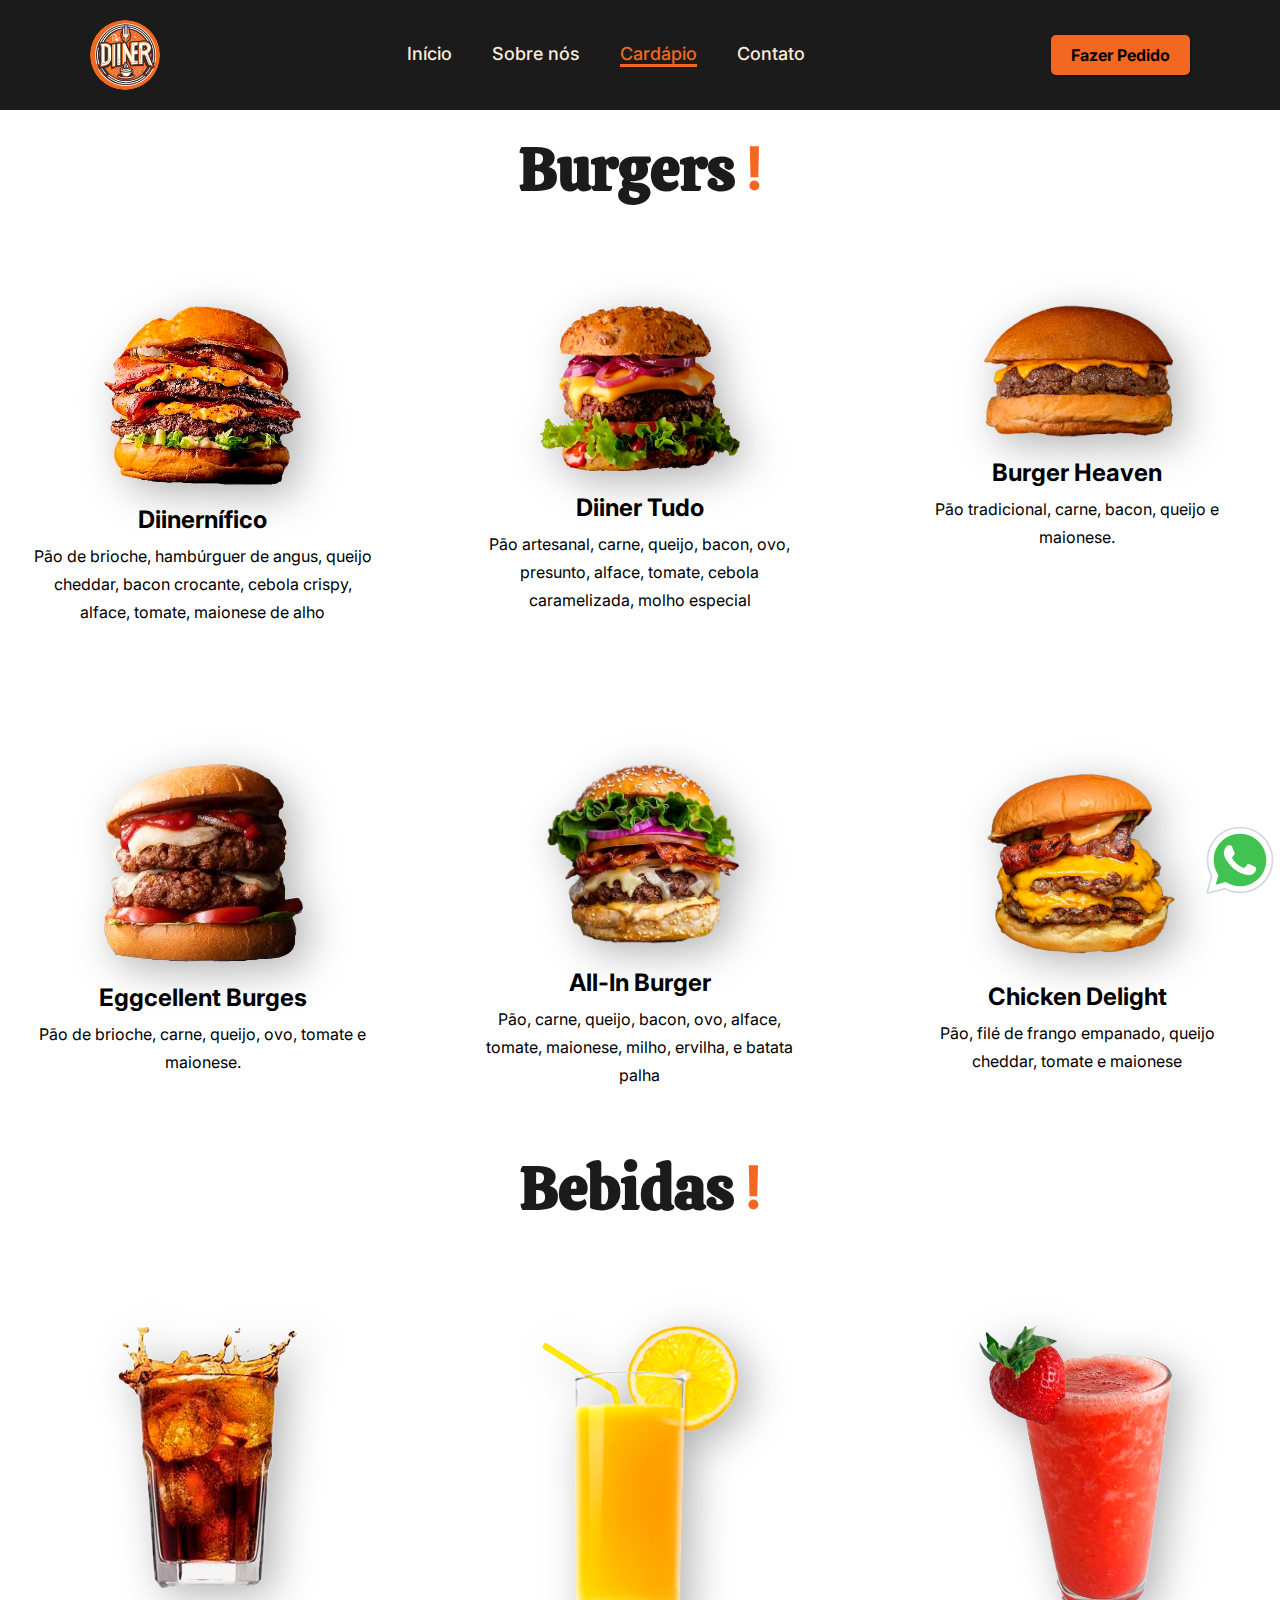
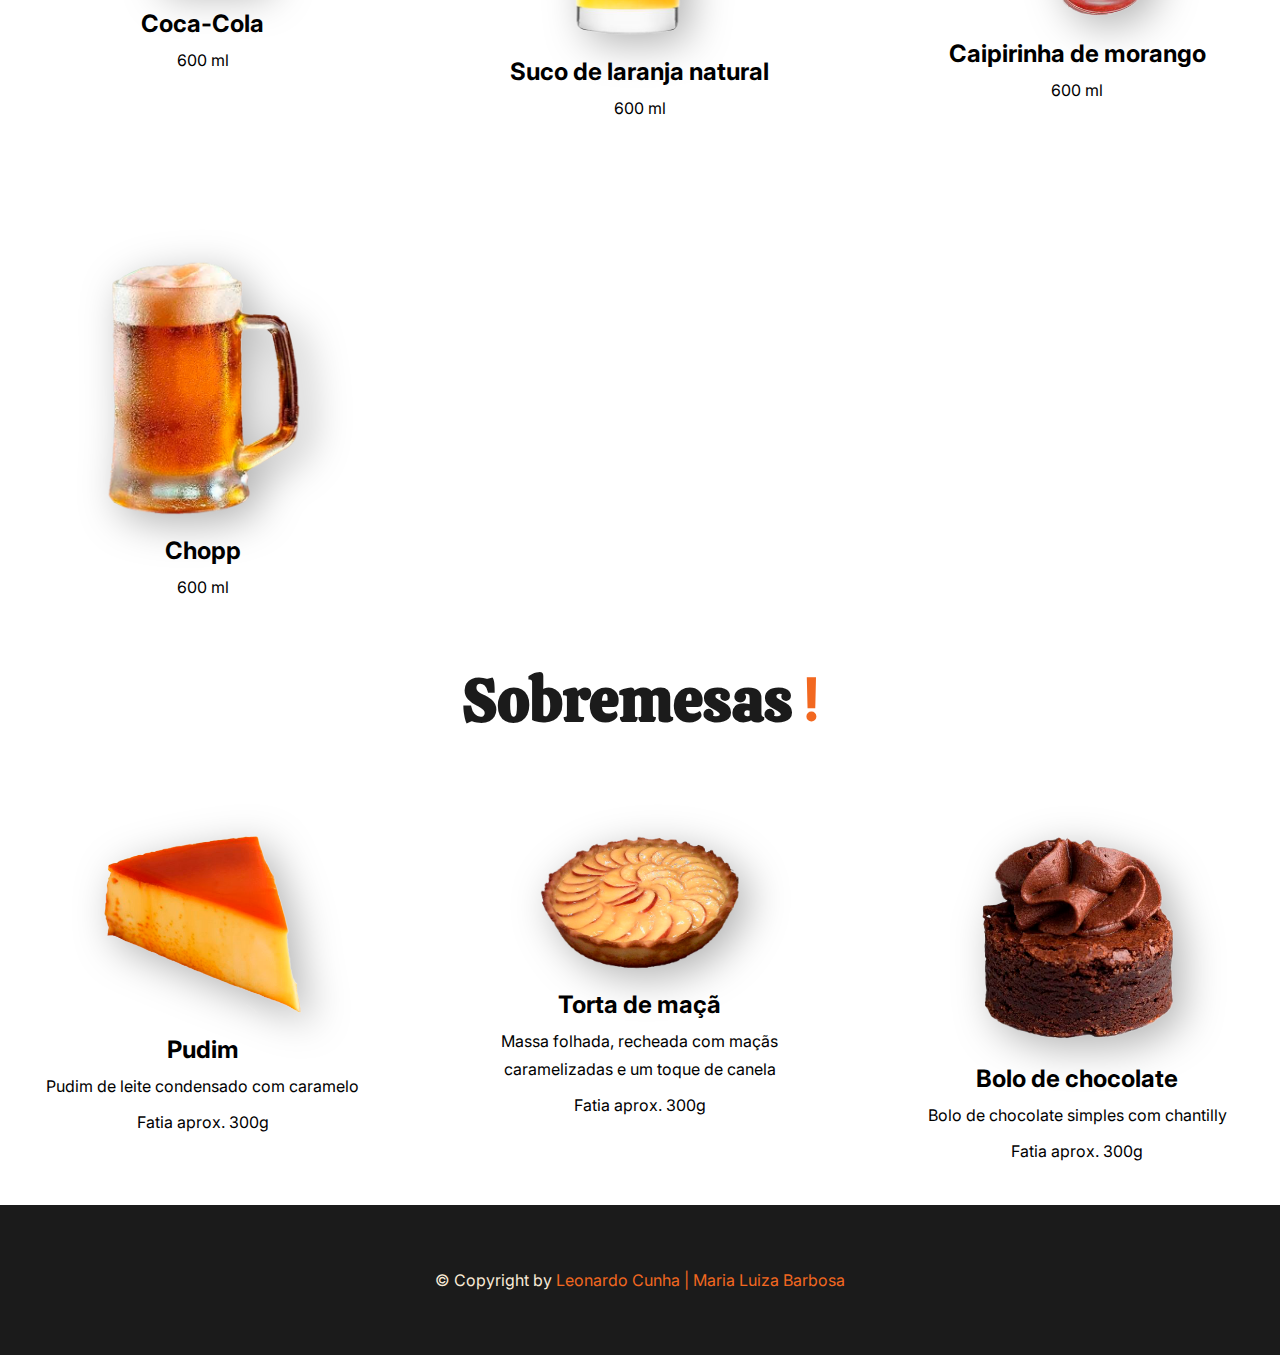
<file: cardapio.html>
<!DOCTYPE html>
<html lang="en">
  <head>
    <meta charset="UTF-8" />
    <meta name="viewport" content="width=device-width, initial-scale=1.0" />
    <title>Diiner's Burgers</title>
    <link rel="icon" href="./images/logos/logo_diner.png" type="img/jpg" />
    <link rel="stylesheet" href="./css/style.css" />
    <link rel="stylesheet" href="./css/cardapio.css" />
  </head>
  <body>
    <section class="menu-principal">
      <div class="menu container">
        <img src="./images/logos/logo_diner.png" alt="logo" />

        <nav>
          <ul class="menu-info">
            <li><a href="index.html" class="menu-item">Início</a></li>
            <li><a href="sobre.html" class="menu-item">Sobre nós</a></li>
            <li><a href="cardapio.html" class="menu-item">Cardápio</a></li>
            <li><a href="contato.html" class="menu-item">Contato</a></li>
          </ul>
        </nav>

        <a href="fazerpedido.html">
          <button class="button">Fazer Pedido</button>
        </a>

        <div class="mobile-menu-icon">
          <button class="mobile-menu-icon-button">
            <img src="./images/icons/menu.svg" alt="" class="icon" />
          </button>
        </div>
      </div>

      <div class="mobile-menu">
        <div class="mobile-menu-close">
          <button class="mobile-menu-close-btn">X</button>
        </div>
        <ul class="menu-info">
          <li><a href="index.html" class="menu-item">Início</a></li>
          <li><a href="sobre.html" class="menu-item">Sobre nós</a></li>
          <li><a href="cardapio.html" class="menu-item">Cardápio</a></li>
          <li><a href="contato.html" class="menu-item">Contato</a></li>
        </ul>

        <a class="fazer-pedido-mobile" href="fazerpedido.html">
          <button class="button">Fazer Pedido</button>
        </a>
      </div>
    </section>

    <div class="overlay hidden"></div>

    <section class="cardapio">
      <div class="area-sabores">
        <h1 class="burgers-h1 h1">
          Burgers <span class="exclamacao-decoration">!</span>
        </h1> 
        <div class="burgers-area">


        <!-- PRIMEIRA LINHA DOS HAMBURGUERS -->

        <div class="special__grid">
          <div class="special__card">
            <img src="./images/burgers/Burger1.png" alt="diinernífico"/>
            <h2>Diinernífico</h2>
            <p>
              Pão de brioche, hambúrguer de angus,
              queijo cheddar, bacon crocante, cebola
              crispy, alface, tomate, maionese de alho
            </p>
            
            
          </div>
          <div class="special__card">
            <img src="./images/burgers/Burger2.png" alt="Diiner Tudo" />
            <h2>Diiner Tudo</h2>
            <p>
              Pão artesanal, carne, queijo, bacon, ovo, presunto, 
              alface, tomate, cebola caramelizada, molho especial
            </p>
            
            
          </div>

          <div class="special__card">
            <img src="./images/burgers/Burger3.png" alt="Eggcellent Burgers" />
            <h2>Burger Heaven</h2>
            <p>
              Pão tradicional, carne, bacon, queijo e maionese.
            </p>

            
          </div>
        </div>

 <!-- SEGUNDA LINHA DOS HAMBURGUERS -->


        <div class="special__grid">
          <div class="special__card">
            <img src="./images/burgers/Burger4.png" alt="diinernífico"/>
            <h2>Eggcellent Burges</h2>
            <p>
              Pão de brioche, carne, queijo, ovo, tomate e maionese.
            </p>
            
          </div>

          
          <div class="special__card">
            <img src="./images/burgers/Burger5.png" alt="Diiner Tudo" />
            <h2>All-In Burger</h2>
            <p>
              Pão, carne, queijo, bacon, ovo, alface, tomate, 
              maionese, milho, ervilha, e batata palha
            </p>
          </div>
          

          <div class="special__card">
            <img src="./images/burgers/Burger6.png" alt="Eggcellent Burgers" />
            <h2>Chicken Delight</h2>
            <p>
              Pão, filé de frango empanado, queijo cheddar, tomate e maionese
            </p>
          </div>
        </div>
      </div>



        
      <div class="area-sabores">
        <h1 class="bebidas-h1 h1">
          Bebidas <span class="exclamacao-decoration">!</span>
        </h1>

         <!-- PRIMEIRA LINHA DAS BEBIDAS -->
        
        <div class="special__grid">
          <div class="special__card">
            <img src="./images/bebidas/Bebida1.png" alt="diinernífico"/>
            <h2>Coca-Cola</h2>
            <p>
              600 ml
            </p>
          </div>

          
          <div class="special__card">
            <img src="./images/bebidas/Bebida2.png" alt="Diiner Tudo" />
            <h2>Suco de laranja natural</h2>
            <p>
             600 ml
            </p>
          </div>

          
          <div class="special__card">
            <img src="./images/bebidas/Bebida4.png" alt="Eggcellent Burgers" />
            <h2>Caipirinha de morango</h2>
            <p>
              600 ml
            </p>
          </div>
        </div>

      </div>


       <!-- SEGUNDA LINHA DAS BEBIDAS -->


       <div class="special__grid">
        <div class="special__card">
          <img src="./images/bebidas/Bebida5.png" alt="diinernífico"/>
          <h2>Chopp</h2>
          <p>
            600 ml
          </p>
        </div>
       </div>
    </div>


      <div class="area-sabores">
        <h1 class="sobremesas-h1 h1">
          Sobremesas <span class="exclamacao-decoration">!</span>
        </h1>
        
        <div class="special__grid">
          <div class="special__card">
            <img src="./images/sobremesas/Sobremesa5.png" alt="diinernífico"/>
            <h2>Pudim</h2>
            <p>
              Pudim de leite condensado com caramelo
            </p>
            <p>
              Fatia aprox. 300g
            </p>

            
          </div>
          <div class="special__card">
            <img src="./images/sobremesas/Sobremesa2.png" alt="Diiner Tudo" />
            <h2>Torta de maçã</h2>
            <p>
             Massa folhada, recheada com maçãs caramelizadas e um toque de canela
            </p>
            <p>
              Fatia aprox. 300g
             </p>
          </div>

          <div class="special__card">
            <img src="./images/sobremesas/Sobremesa3.png" alt="Eggcellent Burgers" />
            <h2>Bolo de chocolate</h2>
            <p>
              Bolo de chocolate simples com chantilly
            </p>

            <p>
              Fatia aprox. 300g
             </p>
          </div>
        </div>



      </div>
    </section>

    <footer>
      <p>
        © Copyright by
        <a href="https://github.com/leonardocunha1" target="_blank">Leonardo Cunha | </a> 
        <a href="https://github.com/mluizabss" target="_blank">Maria Luiza Barbosa</a>
      </p>
    </footer>

    <a href="https://wa.me/5516999999999" target="_blank">
      <img
        class="logo-wpp"
        src="./images/icons/icons8-whatsapp.svg"
        alt=""
        srcset=""
      />
    </a>

    <script src="./js/geral.js"></script>
    <script src="./js/sabores.js"></script>
  </body>
</html>
</file>
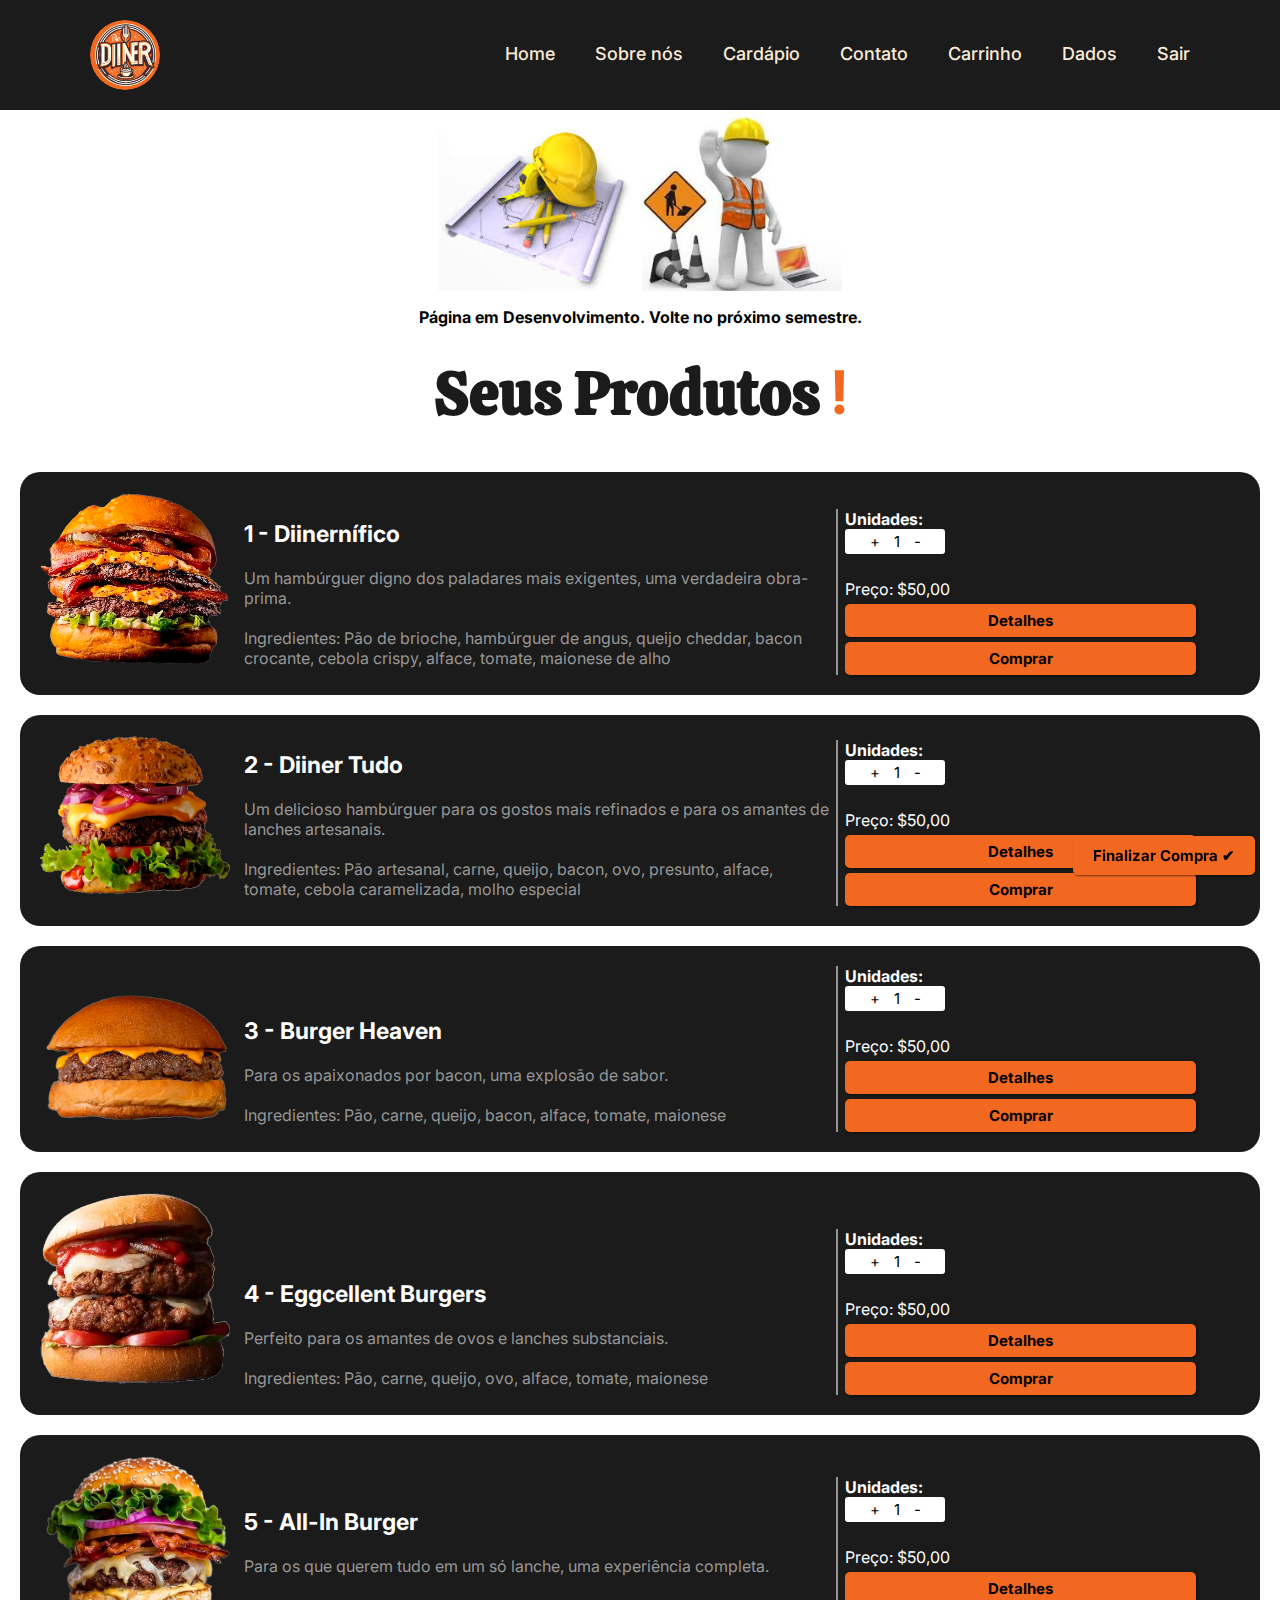
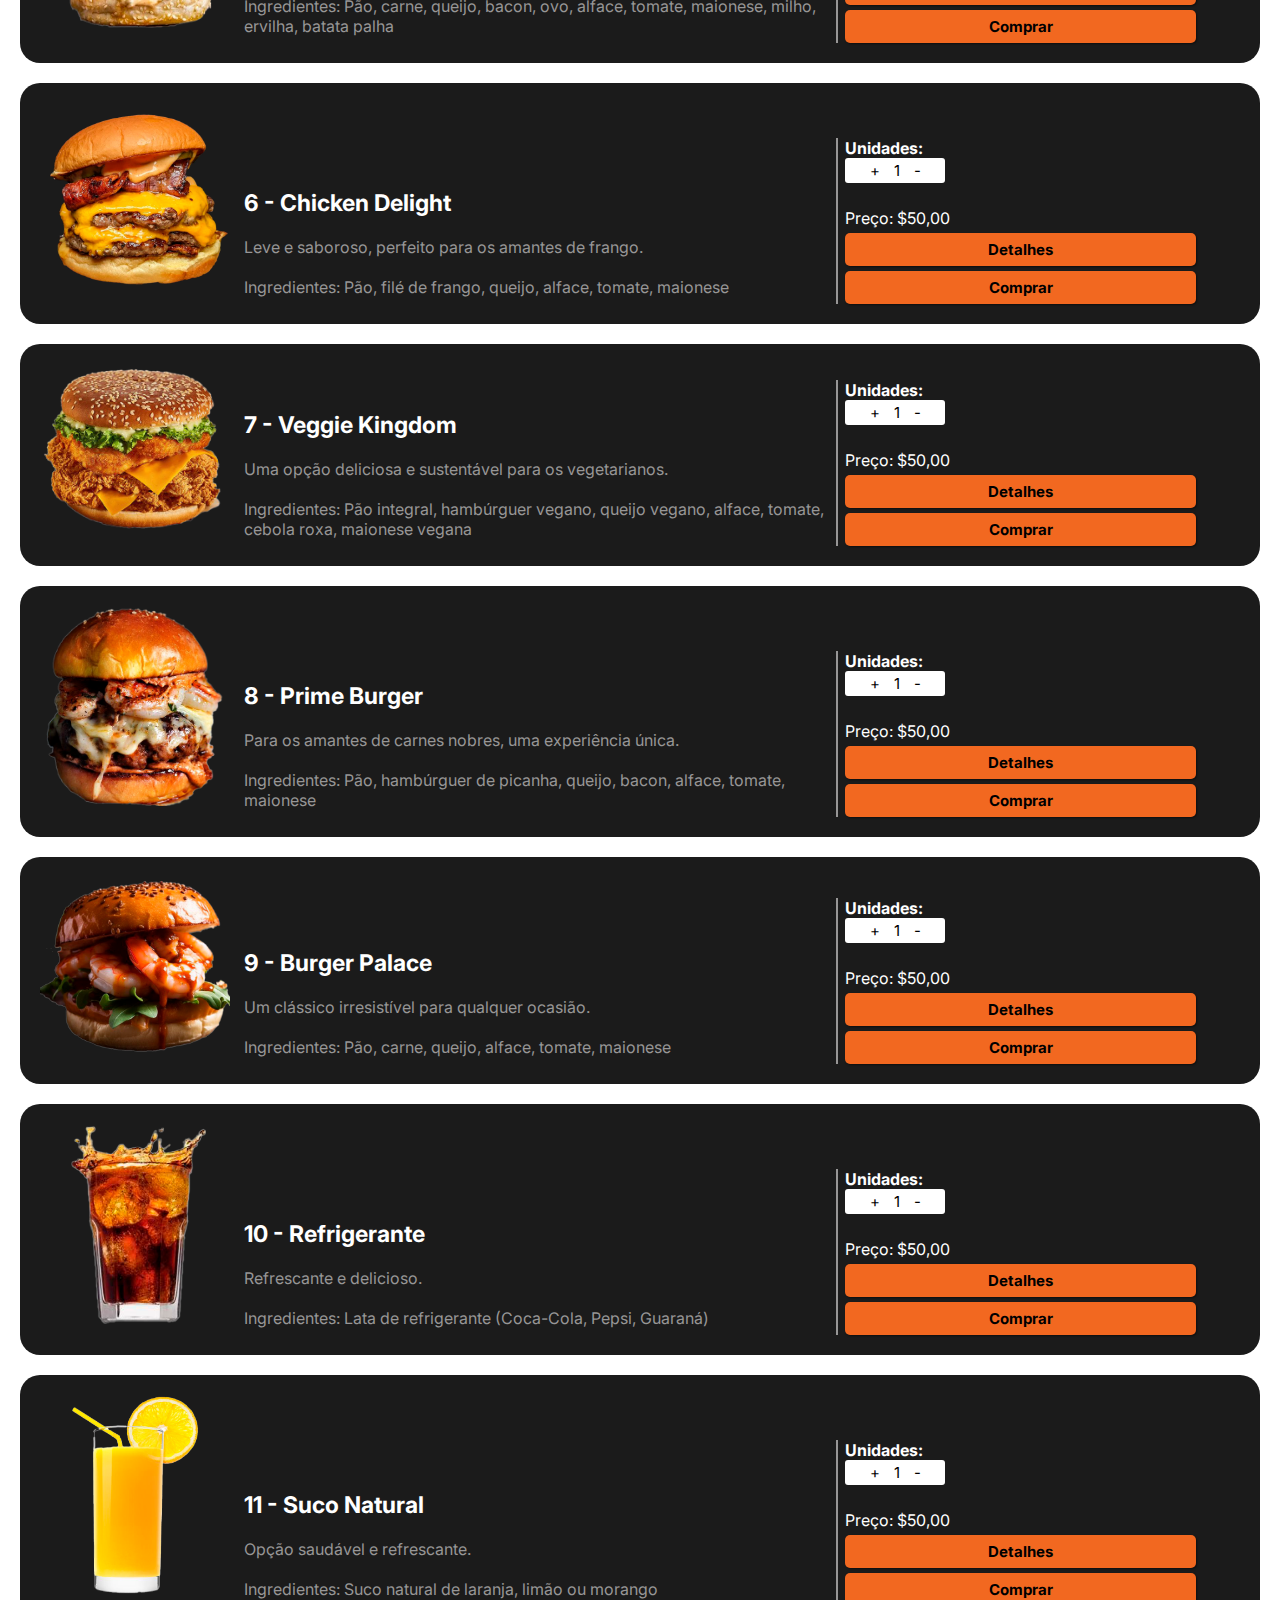
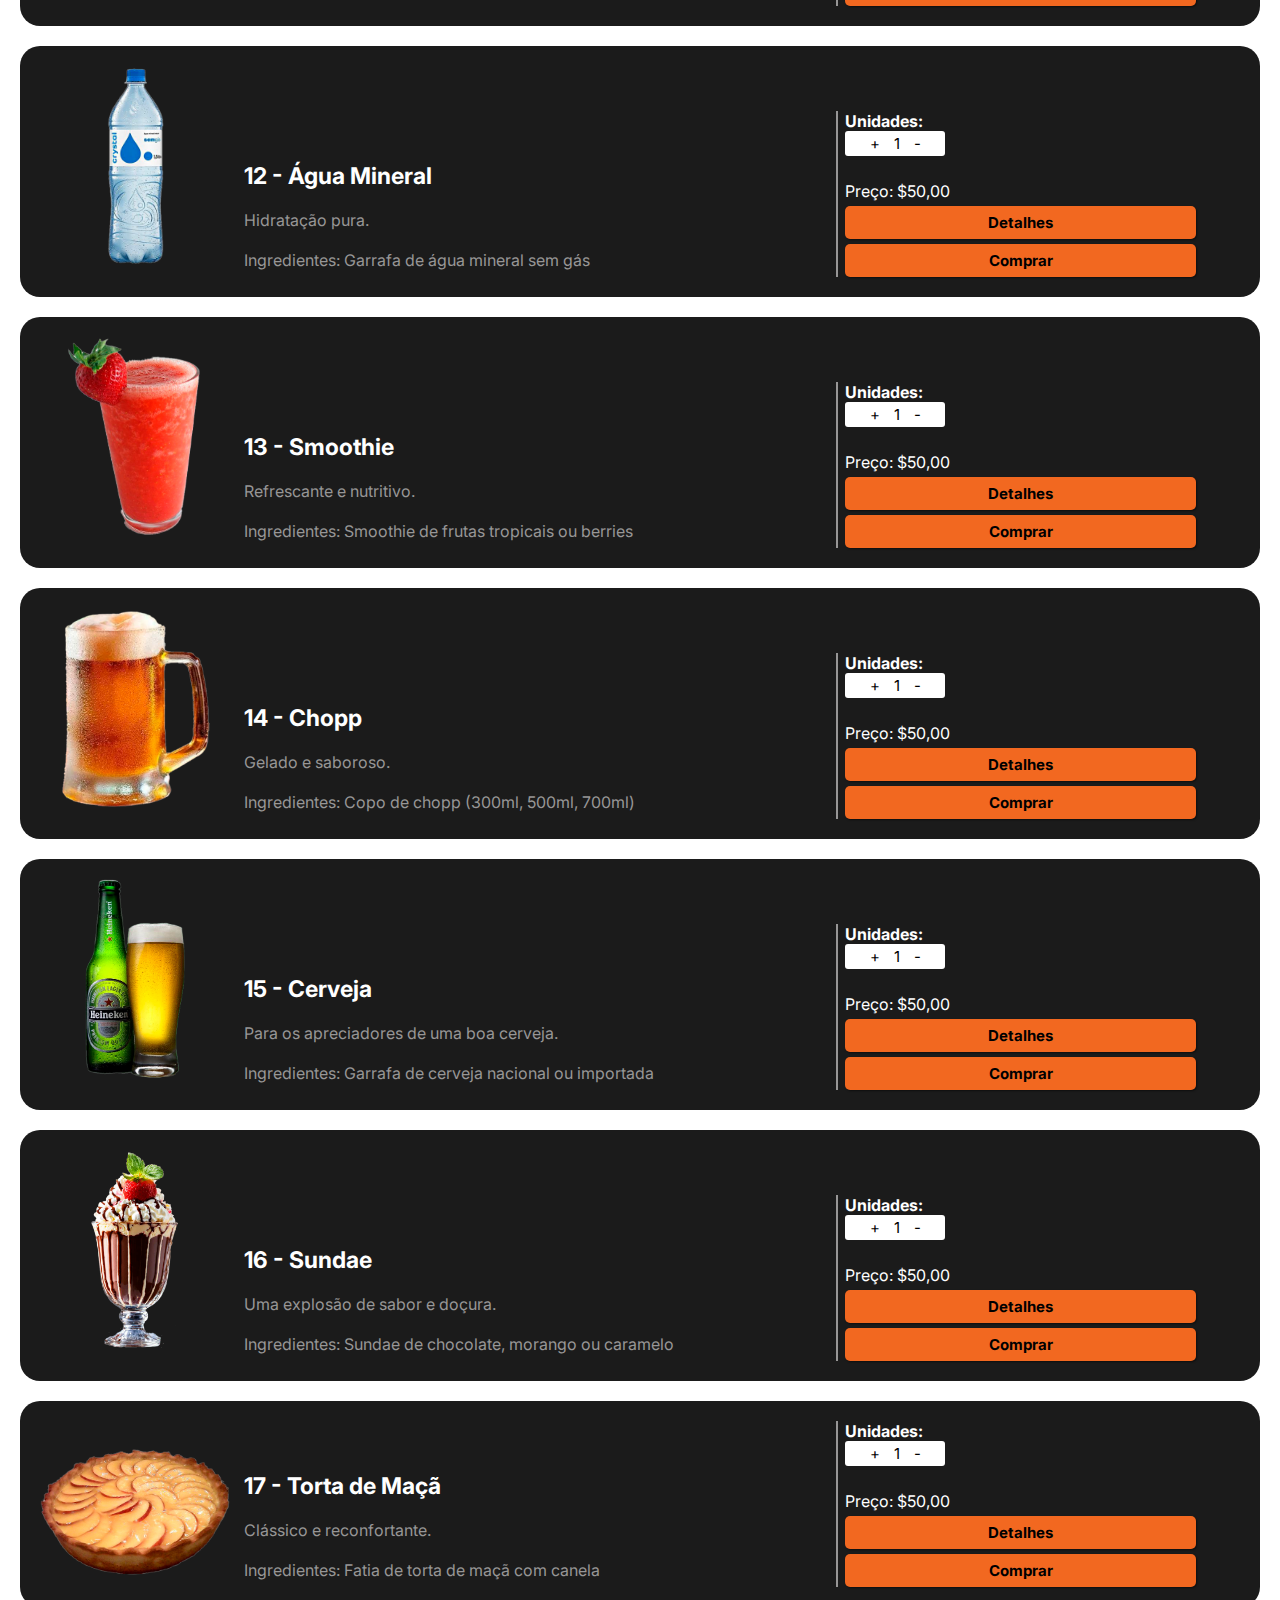
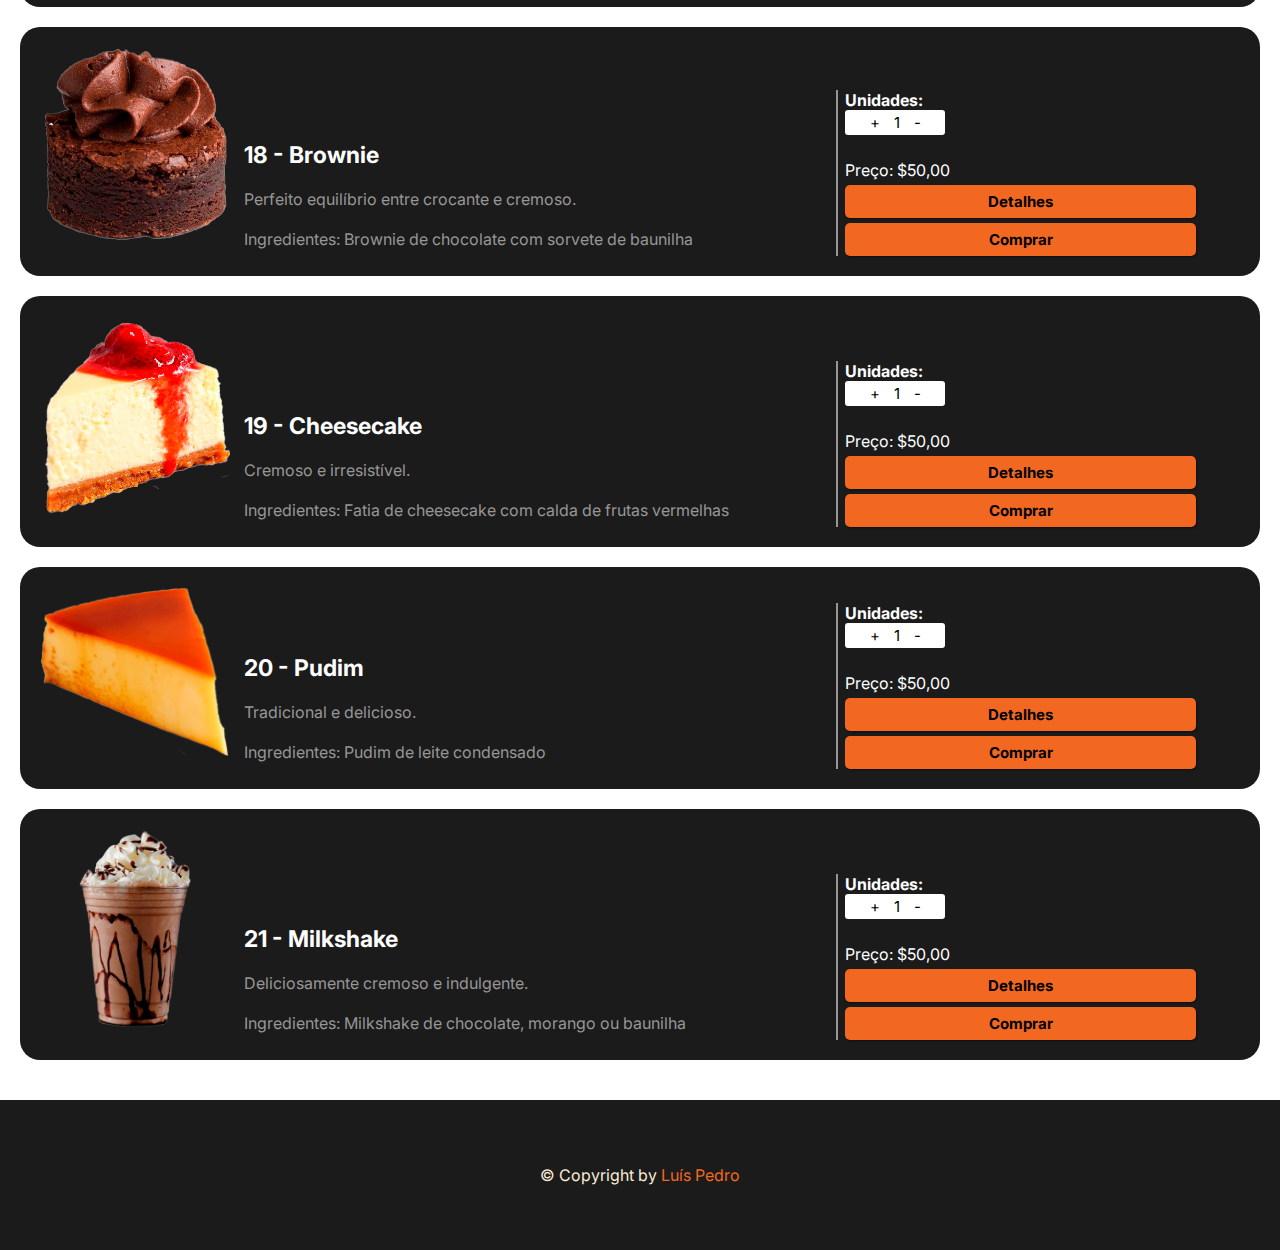
<file: carrinho.html>
<!DOCTYPE html>
<html lang="en">
  <head>
    <meta charset="UTF-8" />
    <meta name="viewport" content="width=device-width, initial-scale=1.0" />
    <title>Carrinho</title>

    <!-- Importando CSS-->
    <link rel="stylesheet" href="./css/style.css" />
    <link rel="stylesheet" href="./css/carrinho.css">

    <!-- Icone na página -->
    <link rel="icon" href="images/logos/logo_diner.png" type="image/png">

    <!-- Importando Icones para a página-->
    <link rel="stylesheet" href="https://use.fontawesome.com/releases/v5.0.8/css/all.css">
    <link rel="stylesheet" href="https://cdn.jsdelivr.net/npm/bootstrap-icons@1.10.4/font/bootstrap-icons.css">
  </head>
  <body>
    <section class="menu-principal">
      <div class="menu container">
        <img src="./images/logos/logo_diner.png" alt="logo" />

        <nav>
          <ul class="menu-info">
            <li><a href="home_cliente.html" class="menu-item">Home</a></li>
            <li><a href="sobre.html" class="menu-item">Sobre nós</a></li>
            <li><a href="cardapio.html" class="menu-item">Cardápio</a></li>
            <li><a href="contato.html" class="menu-item">Contato</a></li>
            <li><a href="carrinho.html" class="menu-item">Carrinho</a></li>
            <li><a href="dados_cliente.html" class="menu-item">Dados</a></li>
            <li><a href="login.html" class="menu-item">Sair</a></li>
          </ul>
        </nav>

        <div class="mobile-menu-icon">
          <button class="mobile-menu-icon-button">
            <img src="./images/icons/menu.svg" alt="" class="icon" />
          </button>
        </div>
      </div>

      <div class="mobile-menu">
        <div class="mobile-menu-close">
          <button class="mobile-menu-close-btn">X</button>
        </div>
        <ul class="menu-info">
          <li><a href="index.html" class="menu-item">Início</a></li>
          <li><a href="sobre.html" class="menu-item">Sobre nós</a></li>
          <li><a href="cardapio.html" class="menu-item">Cardápio</a></li>
          <li><a href="contato.html" class="menu-item">Contato</a></li>
          <li><a href="carrinho.html" class="menu-item">Carrinho</a></li>
          <li><a href="dados_cliente.html" class="menu-item">Dados</a></li>
          <li><a href="login.html" class="menu-item">Sair</a></li>
        </ul>
      </div>
    </section>

    <div style="width: 100%; text-align: center;">
      <img src="images/temporarias/construindo.jpeg" alt="Página em Desenvolvimento" style="width: 200px; height: auto;">
      <img src="images/temporarias/construindo2.jpeg" alt="Página em Desenvolvimento" style="width: 200px; height: auto;">
    </div>

    <div style="padding: 7px; width: 100%; margin-top: 5px; text-align: center;"><b>Página em Desenvolvimento. Volte no próximo semestre.</b></div>
 
    <main>
      <h1 class="produtos-h1">Seus Produtos <span class="exclamacao-decoration">!</span></h1>
      <div class="produtoscarrinho-area">
        
      </div>
    </main>
    
    <div class="botoes-modal">Finalizar Compra ✔</div>
    <footer>
      <p>© Copyright by <a href="https://github.com/luis-pedro-dutra-carrocini?tab=repositories" target="_blank" >Luís Pedro</a>
      </p>
    </footer>
    <script src="./js/geral.js"></script>
    <script src="./js/sabores.js"></script>
    <script src="./js/carrinho.js"></script>
  </body>
</html>
</file>
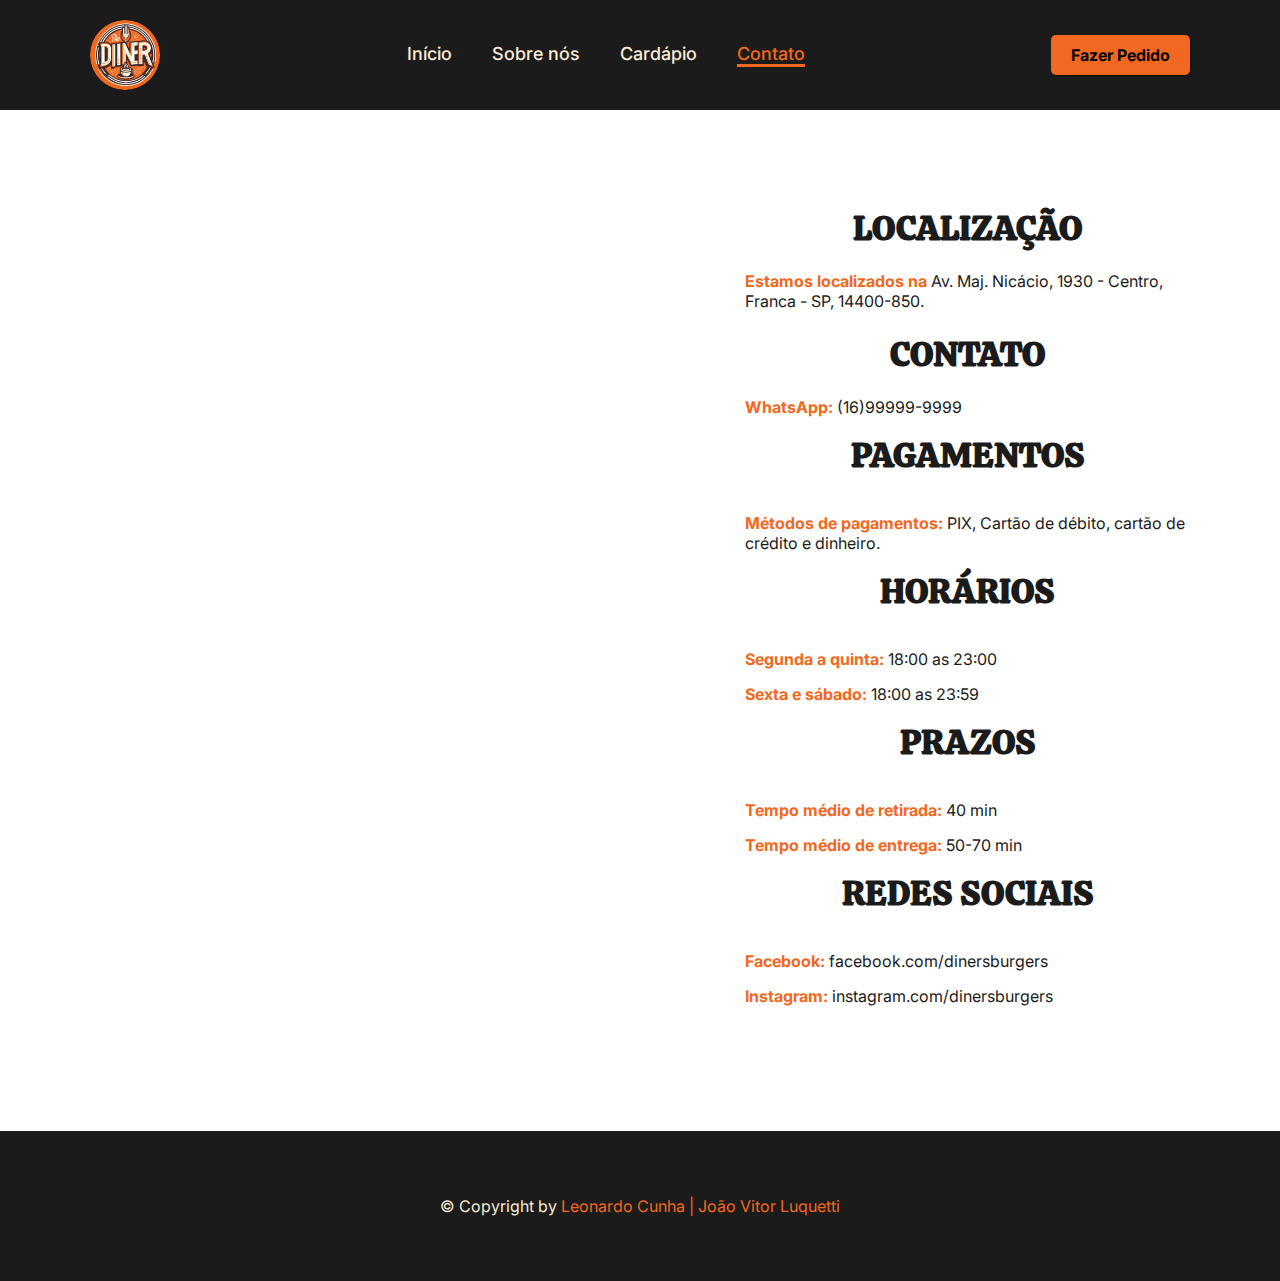
<file: contato.html>
<!DOCTYPE html>
<html lang="en">
  <head>
    <meta charset="UTF-8" />
    <meta name="viewport" content="width=device-width, initial-scale=1.0" />
    <title>Diiner's Burgers</title>
    <link rel="icon" href="./images/logos/logo_diner.png" type="img/jpg" />
    <link rel="stylesheet" href="css/style.css"/>
    <link rel="stylesheet" href="css/contato.css"/>
  </head>
  <body>
    <section class="menu-principal">
      <div class="menu container">
        <img src="./images/logos/logo_diner.png" alt="logo" />

        <nav>
          <ul class="menu-info">
            <li><a href="index.html" class="menu-item">Início</a></li>
            <li><a href="sobre.html" class="menu-item">Sobre nós</a></li>
            <li><a href="cardapio.html" class="menu-item">Cardápio</a></li>
            <li><a href="contato.html" class="menu-item">Contato</a></li>
          </ul>
        </nav>

        <a href="fazerpedido.html">
          <button class="button">Fazer Pedido</button>
        </a>
        
        <div class="mobile-menu-icon">
          <button class="mobile-menu-icon-button">
            <img src="./images/icons/menu.svg" alt="" class="icon" />
          </button>
        </div>
      </div>

      <div class="mobile-menu">
        <div class="mobile-menu-close">
          <button class="mobile-menu-close-btn">X</button>
        </div>
        <ul class="menu-info">
          <li><a href="index.html" class="menu-item">Início</a></li>
          <li><a href="sobre.html" class="menu-item">Sobre nós</a></li>
          <li><a href="cardapio.html" class="menu-item">Cardápio</a></li>
          <li><a href="contato.html" class="menu-item">Contato</a></li>
        </ul>

        <a href="fazerpedido.html">
          <button class="button">Fazer Pedido</button>
        </a>
      </div>
    </section>

    <div class="overlay hidden"></div>

    <section class="contato">

      <div class="container">
        <div class="info-burger-area">
          <div class="info-burger-img-burger">
            <iframe src="https://www.google.com/maps/embed?pb=!1m18!1m12!1m3!1d934.0738954842353!2d-47.39421309802911!3d-20.535083587273117!2m3!1f0!2f0!3f0!3m2!1i1024!2i768!4f13.1!3m3!1m2!1s0x94b0a7e26c1195f5%3A0xcb88b3969bd5994e!2sDinner's%20Burger!5e0!3m2!1sen!2sbr!4v1714929043785!5m2!1sen!2sbr" width="600" height="900" style="border:0;" allowfullscreen="" loading="lazy" referrerpolicy="no-referrer-when-downgrade"></iframe>
          </div>
          <div class="info-burger-text" id="contatos">
            <h1>LOCALIZAÇÃO</h1>
            <p><span class="info-burger-text-title">Estamos localizados na</span> Av. Maj. Nicácio, 1930 - Centro, Franca - SP, 14400-850.</p>
            <br>
            <h1>CONTATO</h1>
            <ul>
              <li>
                <span class="info-burger-text-title"
                  >WhatsApp:</span
                >
                <a href="https://wa.me/5516999999999" target="_blank">(16)99999-9999</a>
              </li>
              <h1>PAGAMENTOS</h1>
              <li>
                <span class="info-burger-text-title">Métodos de pagamentos:</span>
                PIX, Cartão de débito, cartão de crédito e dinheiro.
              </li>
              <h1>HORÁRIOS</h1>
              <li>
                <span class="info-burger-text-title">Segunda a quinta:</span>
                18:00 as 23:00
              </li>
              <li>
                <span class="info-burger-text-title">Sexta e sábado:</span>
                18:00 as 23:59
              </li>
              <h1>PRAZOS</h1>
              <li>
                <span class="info-burger-text-title"
                  >Tempo médio de retirada:</span
                >
                40 min
              </li>
              <li>
                <span class="info-burger-text-title">Tempo médio de entrega:</span>
                50-70 min
              </li>
              <h1>REDES SOCIAIS</h1>
              <li>
                <span class="info-burger-text-title">Facebook:</span>
                <a href="https://www.facebook.com/dinersburgers" target="_blank">facebook.com/dinersburgers</a>
              </li>
              <li>
                <span class="info-burger-text-title">Instagram:</span>
                <a href="https://www.instagram.com/dinersburgers" target="_blank">instagram.com/dinersburgers</a>
              </li>
            </ul>
          </div>
        </div>
      </div>
    </section>

    <footer>
      <p>
        © Copyright by
        <a href="https://github.com/leonardocunha1" target="_blank">Leonardo Cunha | </a> 
        <a href="https://github.com/joaoluquetti" target="_blank">João Vitor Luquetti</a>
      </p>
    </footer>
    
    <!-- <section class="banner">
      <div class="container">.</div>
    </section> -->

    <!--<section class="contact-area">
      <a href=""><img src="./images/icons/facebook.png" alt="" srcset="" /></a>
      <a href=""><img src="./images/icons/instagram.png" alt="" srcset="" /></a>
      <a href=""><img src="./images/icons/whatsapp.png" alt="" srcset="" /></a>
    </section> -->

    <script src="./js/geral.js"></script>
  </body>
</html>
</file>
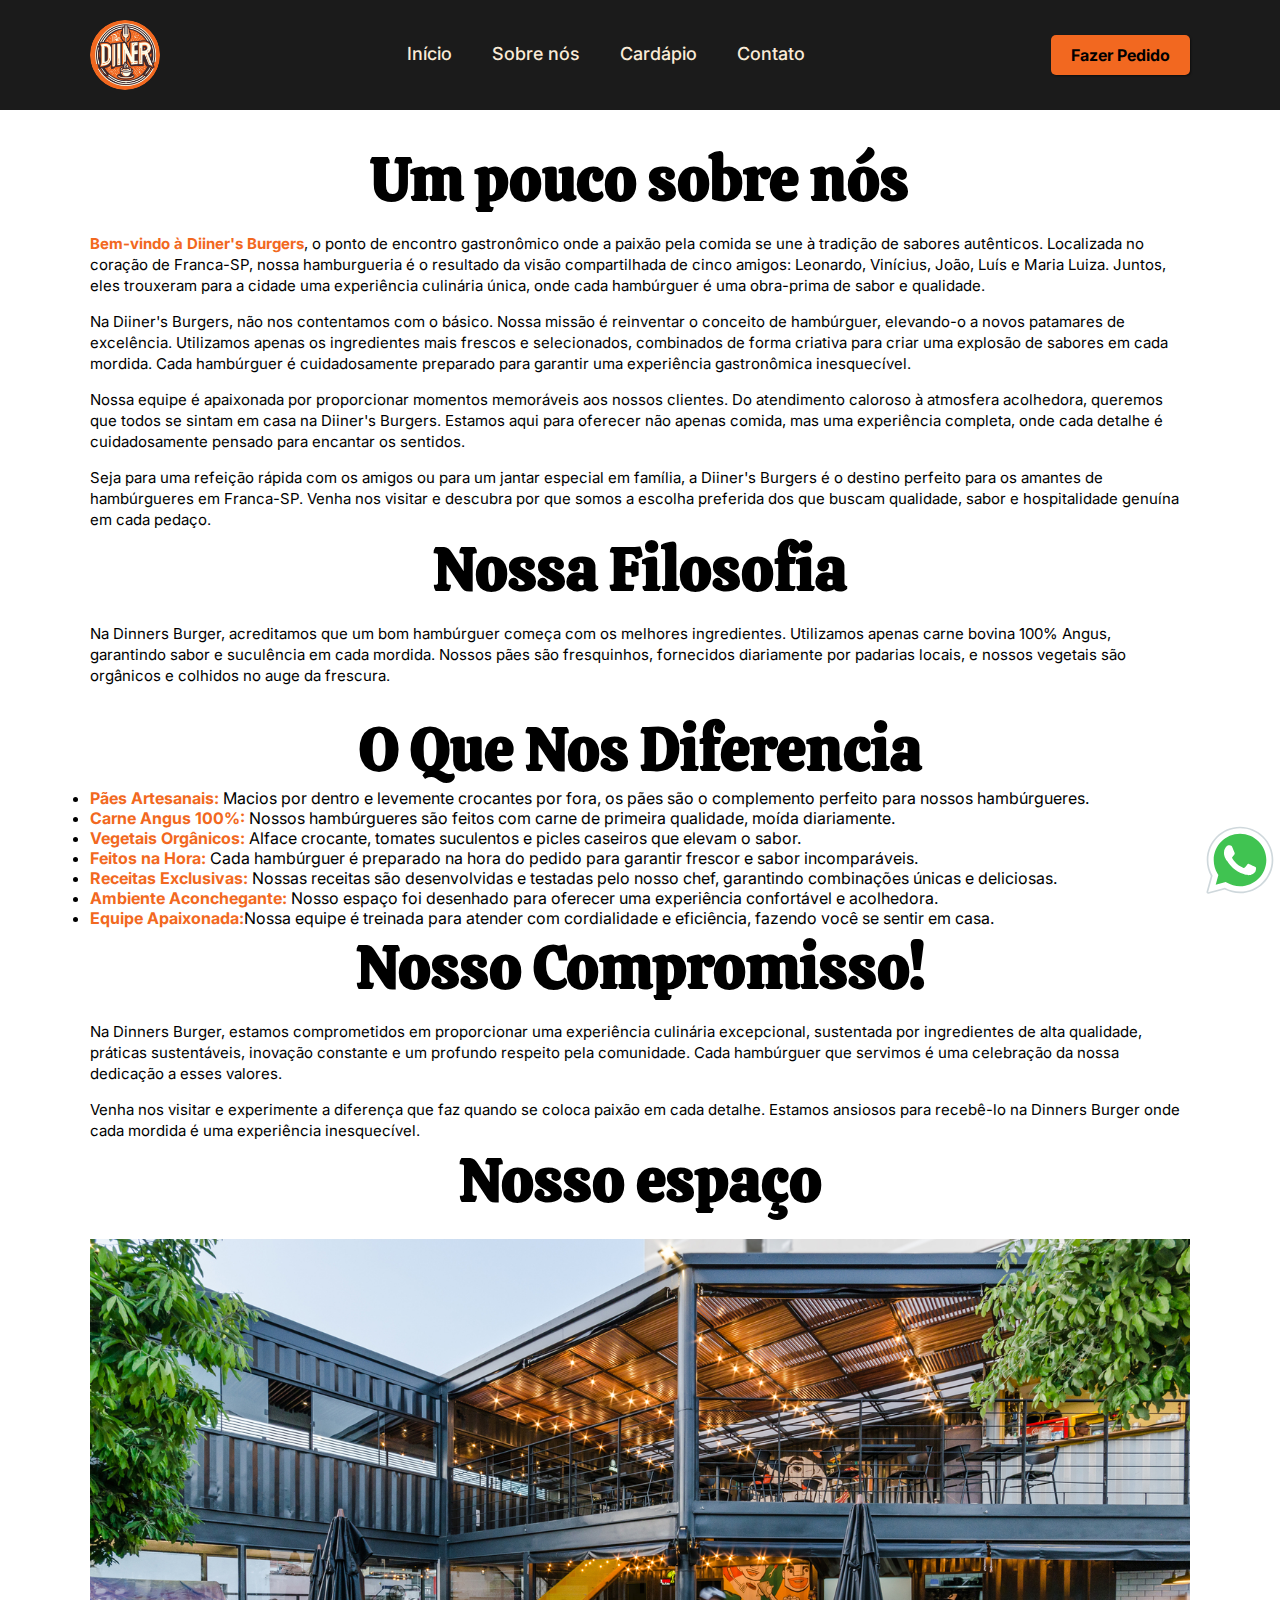
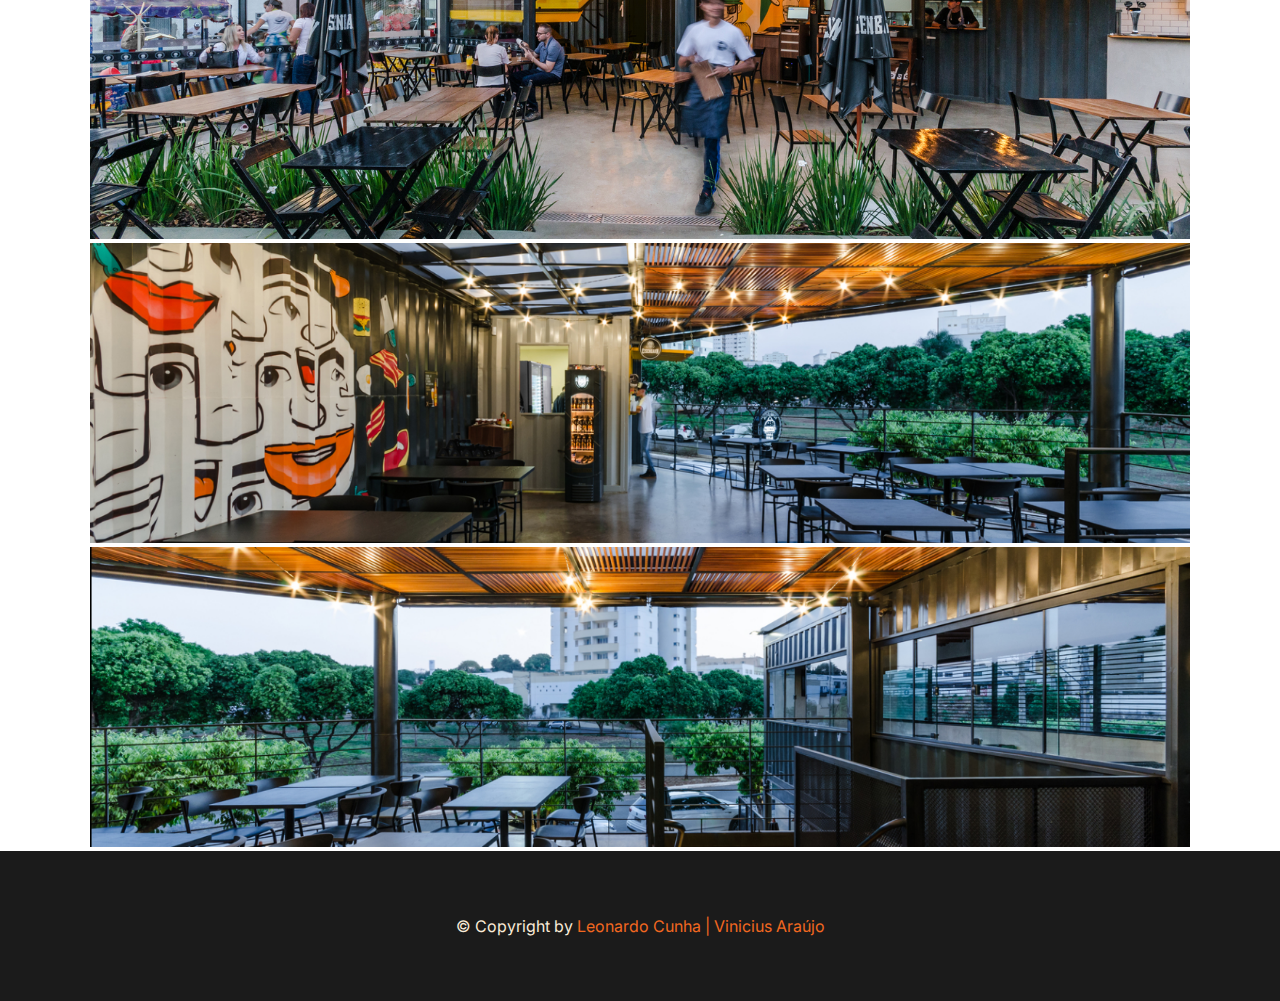
<file: sobre.html>
<!DOCTYPE html>
<html lang="en">

<head>
  <meta charset="UTF-8" />
  <meta name="viewport" content="width=device-width, initial-scale=1.0" />
  <title>Diiner's Burgers</title>
  <link rel="icon" href="./images/logos/logo_diner.png"type="img/jpg" />
  <link rel="stylesheet" href="./css/style.css" />
  <link rel="stylesheet" href="./css/sobre.css" />
</head>

<body>
  <section class="menu-principal">
    <div class="menu container">
      <img src="./images/logos/logo_diner.png" alt="logo" />

      <nav>
        <ul class="menu-info">
          <li><a href="index.html" class="menu-item">Início</a></li>
          <li><a href="sobre.html" class="menu-item">Sobre nós</a></li>
          <li><a href="cardapio.html" class="menu-item">Cardápio</a></li>
          <li><a href="contato.html" class="menu-item">Contato</a></li>
        </ul>
      </nav>

      <a href="fazerpedido.html">
        <button class="button">Fazer Pedido</button>
      </a>

      <div class="mobile-menu-icon">
        <button class="mobile-menu-icon-button">
          <img src="./images/icons/menu.svg" alt="" class="icon" />
        </button>
      </div>
    </div>

    <div class="mobile-menu">
      <div class="mobile-menu-close">
        <button class="mobile-menu-close-btn">X</button>
      </div>
      <ul class="menu-info">
        <li><a href="index.html" class="menu-item">Início</a></li>
        <li><a href="sobre.html" class="menu-item">Sobre nós</a></li>
        <li><a href="cardapio.html" class="menu-item">Cardápio</a></li>
        <li><a href="contato.html" class="menu-item">Contato</a></li>
      </ul>

      <a href="fazerpedido.html">
        <button class="button">Fazer Pedido</button>
      </a>
    </div>
  </section>

  </div>
  <div class="container">
    <div class="sobre-nos">
      <div class="sobre-message">
        <h1>Um pouco sobre nós </h1>
        <p>
          <span>Bem-vindo à Diiner's Burgers</span>, o ponto de encontro
          gastronômico onde a paixão pela comida se une à tradição de sabores
          autênticos. Localizada no coração de Franca-SP, nossa hamburgueria é
          o resultado da visão compartilhada de cinco amigos: Leonardo,
          Vinícius, João, Luís e Maria Luiza. Juntos, eles trouxeram para a
          cidade uma experiência culinária única, onde cada hambúrguer é uma
          obra-prima de sabor e qualidade.
        </p>
        <p>
          Na Diiner's Burgers, não nos contentamos com o básico. Nossa missão
          é reinventar o conceito de hambúrguer, elevando-o a novos patamares
          de excelência. Utilizamos apenas os ingredientes mais frescos e
          selecionados, combinados de forma criativa para criar uma explosão
          de sabores em cada mordida. Cada hambúrguer é cuidadosamente
          preparado para garantir uma experiência gastronômica inesquecível.
        </p>
        <p>
          Nossa equipe é apaixonada por proporcionar momentos memoráveis aos
          nossos clientes. Do atendimento caloroso à atmosfera acolhedora,
          queremos que todos se sintam em casa na Diiner's Burgers. Estamos
          aqui para oferecer não apenas comida, mas uma experiência completa,
          onde cada detalhe é cuidadosamente pensado para encantar os
          sentidos.
        </p>
        <p>
          Seja para uma refeição rápida com os amigos ou para um jantar
          especial em família, a Diiner's Burgers é o destino perfeito para os
          amantes de hambúrgueres em Franca-SP. Venha nos visitar e descubra
          por que somos a escolha preferida dos que buscam qualidade, sabor e
          hospitalidade genuína em cada pedaço.
        </p>
        <h1>Nossa Filosofia</h1>
        <p>Na Dinners Burger, acreditamos que um bom hambúrguer começa com os melhores ingredientes. Utilizamos apenas
          carne
          bovina 100% Angus, garantindo sabor e suculência em cada mordida. Nossos pães são fresquinhos, fornecidos
          diariamente
          por padarias locais, e nossos vegetais são orgânicos e colhidos no auge da frescura.</p>

      </div>
    </div>
    </section>

    <div class="message">
      <h1>O Que Nos Diferencia</h1>

      <ul>
        <li><span>Pães Artesanais: </span> Macios por dentro e levemente crocantes por fora, os pães são o complemento
          perfeito para nossos
          hambúrgueres.</li>

        <li><span>Carne Angus 100%: </span> Nossos hambúrgueres são feitos com carne de primeira qualidade, moída
          diariamente.</li>
        <li><span>Vegetais Orgânicos: </span>Alface crocante, tomates suculentos e picles caseiros que elevam o sabor.
        </li>
        <li><span>Feitos na Hora: </span>Cada hambúrguer é preparado na hora do pedido para garantir frescor e sabor
          incomparáveis.</li>
        <li><span>Receitas Exclusivas: </span>Nossas receitas são desenvolvidas e testadas pelo nosso chef, garantindo
          combinações únicas e deliciosas.</li>
        <li><span>Ambiente Aconchegante: </span>Nosso espaço foi desenhado para oferecer uma experiência confortável e
          acolhedora.</li>
        <li><span>Equipe Apaixonada:</span>Nossa equipe é treinada para atender com cordialidade e eficiência, fazendo
          você se sentir em casa.</li>

      </ul>
      <h1>Nosso Compromisso!</h1>
      <p>Na Dinners Burger, estamos comprometidos em proporcionar uma experiência culinária excepcional, sustentada por
        ingredientes de alta qualidade, práticas sustentáveis, inovação constante e um profundo respeito pela comunidade. Cada
        hambúrguer que servimos é uma celebração da nossa dedicação a esses valores.</p>
      <p>Venha nos visitar e experimente a diferença que faz quando se coloca paixão em cada detalhe. Estamos ansiosos para
        recebê-lo na Dinners Burger onde cada mordida é uma experiência inesquecível.</p>
     
      <h1>Nosso espaço</h1><br>
    </div>

    <div class="sobre-img">
      <img class="sobre-img-fachada" src="./images/restaurante/fachada.jpg" alt="" srcset="" />
      <img class="sobre-img-ambiente" src="./images/restaurante/ambiente.png" alt="" srcset="" />
      <img class="sobre-img-externa" src="./images/restaurante/externa.png" alt="" srcset="" />
    </div>
  </div>
  </section>

  <footer>
    <p>
      © Copyright by
      <a href="https://github.com/leonardocunha1" target="_blank">Leonardo Cunha | </a> 
      <a href="https://github.com/Viniciussinc" target="_blank">Vinicius Araújo</a>
    </p>
  </footer>

  <a href="https://wa.me/5516999999999" target="_blank">
    <img class="logo-wpp" src="./images/icons/icons8-whatsapp.svg" alt="" srcset="" />
  </a>

  <script src="./js/geral.js"></script>
</body>
</html>
</file>
<file: css/style.css>
@import url('https://fonts.googleapis.com/css2?family=Calistoga&family=Inter:wght@100..900&family=Poppins:ital,wght@0,100;0,200;0,300;0,400;0,500;0,600;0,700;0,800;0,900;1,100;1,200;1,300;1,400;1,500;1,600;1,700;1,800;1,900&display=swap');

* {
    padding: 0;
    margin: 0;
    font-family: 'Inter', sans-serif;
    box-sizing: border-box;
}

body {
    position: relative;
}

.container {
    max-width: 1140px;
    width: 100%;
    margin: auto;
    padding: 0 20px;
}

/* Menu */


.menu-principal {
    background-color: #1b1b1b;
    padding: 20px 50px;
    width: 100%;
    z-index: 10;
    position: static;
}

.menu {
    display: flex;
    justify-content: space-between;
    align-items: center;
}

.menu img {
    width: 70px;
    height: auto;
    border-radius: 50%;
}

.menu .menu-info {
    display: flex;
    align-items: center;
    gap: 40px;
    list-style: none;
}

.menu .menu-info li a {
    text-decoration: none;
    color: #faebd7;
    font-size: 18px;
    font-weight: 500;
    transition: all 0.4s ease;
}

.menu .menu-info li a:hover {
    color: #f26820;
}

.menu .menu-info li a::after {
    content: "";
    display: block;
    width: 0;
    height: 3px;
    background-color: #f26820;
    transition: all 0.3s ease;
}

.menu .menu-info li a:hover::after {
    width: 100%;
}

.active {
    border-bottom: 3px solid #f26820;
}

.menu .button {
    padding: 10px 20px;
    background-color: #f26820;
    border: none;
    border-radius: 5px;
    font-weight: 700;
    font-size: 16px;
    cursor: pointer;
    box-shadow: 1px 1px 2px rgba(0, 0, 0, 0.5);
    transition: transform 0.5s;
}

.menu .button:hover {
    background-color: #b14545;
    color: #faebd7;
    transform: scale(1.1);
}

.sticky {
    position: fixed;
    background-color: #1b1b1bd2;
}

/* Parte menu mobile */

.mobile-menu-icon {
    display: none;
}

.mobile-menu-icon button {
    background-color: transparent;
    border: none;
    cursor: pointer;
}

.mobile-menu-icon button img {
    width: 45px;
}

.mobile-menu {
    /* display: flex; */
    display: none;
    flex-direction: column;
    justify-content: space-between;
    position: fixed;
    top: 0;
    right: -300px;
    width: 300px;
    height: auto;
    background-color: #b14545;
    padding: 0px 20px;
    border-radius: 0 0 0 30px;
    z-index: 3;
    transition: right 0.4s ease;
    /* overflow: hidden; */
}

.mobile-menu-close-btn {
    background-color: #000000;
    border: none;
    color: #faebd7;
    font-weight: 700;
    padding: 7px;
    margin-top: 10px;
    margin-bottom: 20px;
    cursor: pointer;
    border-radius: 10px;
}

.mobile-menu .menu-info {
    display: flex;
    flex-direction: column;
    padding: 15px 0px;
    list-style: none;
}

.mobile-menu .menu-info .menu-item {
    display: block;
    margin-bottom: 30px;
    padding-bottom: 5px;
    text-decoration: none;
    font-size: 18px;
    font-weight: 500;
    color: #faebd7;
    border-bottom: 2px solid #faebd7;
}

.mobile-menu .button {
    padding: 10px 40px;
    margin-top: 20px;
    margin-bottom: 20px;
    background-color: #000000;
    border: none;
    border-radius: 5px;
    font-weight: 700;
    font-size: 16px;
    color: #faebd7;
    cursor: pointer;
    box-shadow: 1px 1px 2px rgba(0, 0, 0, 0.5);
}

.hidden {
    display: none;
}

.overlay {
    position: absolute;
    top: 0;
    left: 0;
    width: 100%;
    height: 100%;
    transition: background 1.5s ease;
    background-color: #25252552;
    backdrop-filter: blur(3px);
    z-index: 2;
}

/* Banner */

.banner {
    background-color: #1b1b1b;
    /* width: 100vw; */
    position: relative;
    display: flex;
}

.banner .container {
    display: flex;
    justify-content: space-between;
    padding: 0;
}

/* TEM QUE COLOCAR VISIBILITY: HIDDEN POR CONTA DO SCROLL REAVEAL */
.banner-message,
.banner-image {
    visibility: hidden;
}

.banner .banner-message {
    flex: 1;
    display: flex;
    flex-direction: column;
    justify-content: center;
}

.banner h1 {
    font-size: 120px;
    line-height: 0.9;
    font-family: 'Calistoga';
    color: white;
    margin-top: -70px;
}

.banner p {
    font-size: 30px;
    color: #f26820;
    font-weight: 700;
    font-family: 'Poppins';
    margin-top: 35px;
    text-shadow: 1px 1px 2px rgba(0, 0, 0, 0.2);
}

.banner .banner-image {
    flex: 1;
    padding-bottom: 50px;
}

.banner img {
    max-width: 100%;
}

.banner-mobile-menu {
    display: none;
    color: white;
    font-weight: 700;
    font-size: 18px;
}

.contact-area {
    position: absolute;
    top: 200px;
    right: 0;
    display: flex;
    flex-direction: column;
    gap: 15px;
    padding-right: 20px;
}

.contact-area img {
    width: 30px;
    margin-right: 10px;
}

/* Borda SVG do banner */
.custom-shape-divider-bottom-1709056755 {
    position: absolute;
    bottom: 0;
    left: 0;
    width: 100%;
    overflow: hidden;
    line-height: 0;
    transform: rotate(180deg);
}

.custom-shape-divider-bottom-1709056755 svg {
    position: relative;
    display: block;
    width: calc(100% + 1.3px);
    height: 78px;
}

.custom-shape-divider-bottom-1709056755 .shape-fill {
    fill: #F26820;
}

.form-container {
    max-width: 400px;
    margin: 50px auto;
    padding: 20px;
    border: 1px solid #ccc;
    border-radius: 5px;
}

/* Informações como hambúrguer é feito */
.info-burger {
    padding-top: 50px;
}

.info-burger-area {
    display: flex;
}

.info-burger-img-burger {
    flex: 1;
    display: flex;
    justify-content: center;
    align-items: center;
}

.info-burger-img-burger img {
    width: 500px;
}

.info-burger-text {
    flex: 1;
    display: flex;
    flex-direction: column;
    align-items: center;
    justify-content: center;
}

.info-burger-text h1 {
    font-family: 'Calistoga';
    font-size: 35px;
    text-align: center;
    margin-bottom: 20px;
}

.info-burger-text ul {
    display: flex;
    flex-direction: column;
    gap: 15px;
    list-style-type: none;
}

.info-burger-text-title {
    font-weight: 700;
    color: #F26820;
}

/* Burgers favoritos */

.burger-favorite {
    background-color: #1b1b1b;
    margin-top: -40px;
    padding-top: 60px;
    padding-bottom: 60px;
}

.burger-favorite-h1 {
    color: #faebd7;
    font-family: 'Calistoga';
    font-size: 50px;
    text-align: center;
}

.btn {
    display: inline-block;
    font-size: 18px;
    background-color: #5ec576;
    font-family: inherit;
    font-weight: 500;
    border: none;
    padding: 10px 20px;
    border-radius: 10rem;
    cursor: pointer;
    transition: all 0.3s;
}

.btn:hover {
    background-color: #4bbb7d;
}

/* OPERATIONS */
.operations {
    max-width: 100%;
    margin: 70px auto 0 auto;
    /* background-color: #272727; */
}

.operations__tab-container {
    display: flex;
    justify-content: center;
}

.operations__tab {
    margin-right: 2.5rem;
    transform: translateY(-50%);
}

.operations__tab span {
    margin-right: 1rem;
    font-weight: 600;
    display: inline-block;
}

.operations__tab--1 {
    background-color: #ffcb03;
}

.operations__tab--1:hover {
    background-color: #ffbb00;
}

.operations__tab--3 {
    background-color: #ff585f;
    margin: 0;
}

.operations__tab--3:hover {
    background-color: #fd424b;
}

.operations__tab--active {
    transform: translateY(-66%);
}

.operations__content {
    display: none;
    gap: 20px;
    padding: 30px 40px;
    color: #faebd7;
}

.operations__content--active {
    display: flex;
}

.operations__content img {
    width: 300px;
    height: 400px;
    object-fit: contain;
}

.burger-info {
    display: flex;
    flex-direction: column;
    margin-top: 80px;
}

.name-burger {
    font-size: 30px;
    margin-bottom: 30px;
    margin-top: 20px;
}

.burger-content {
    font-size: 16px;
}

/* Área feedback clientes */

.feedback-clients {
    margin-top: 30px;
}

.feedback-h1 {
    font-size: 50px;
    font-family: 'Calistoga';
    text-align: center;
}

.slider {
    height: 450px;
    margin: 0 auto;
    position: relative;

    /* IN THE END */
    overflow: hidden;
}

.slide {
    position: absolute;
    top: 0;
    width: 100%;
    height: 400px;
    display: flex;
    align-items: center;
    justify-content: center;

    /* THIS creates the animation! */
    transition: transform 1s;
}

.slider__btn {
    position: absolute;
    top: 50%;
    z-index: 10;
    border: none;
    background: rgba(255, 255, 255, 0.7);
    color: #333;
    border-radius: 50%;
    height: 88px;
    width: 88px;
    font-size: 50px;
    cursor: pointer;
}

.slider__btn--left {
    left: 6%;
    transform: translate(-50%, -50%);
}

.slider__btn--right {
    right: 6%;
    transform: translate(50%, -50%);
}

.dots {
    position: absolute;
    bottom: 5%;
    left: 50%;
    transform: translateX(-50%);
    display: flex;
}

.dots__dot {
    border: none;
    background-color: #b9b9b9;
    opacity: 0.7;
    height: 10px;
    width: 10px;
    border-radius: 50%;
    margin-right: 28px;
    cursor: pointer;
    transition: all 0.5s;

    /* Only necessary when overlying images */
    /* box-shadow: 0 0.6rem 1.5rem rgba(0, 0, 0, 0.7); */
}

.dots__dot:last-child {
    margin: 0;
}

.dots__dot--active {
    background-color: #888;
    opacity: 1;
}

/* Depoimento dos clientes */
.testimonial {
    width: 65%;
    position: relative;
}

.testimonial::before {
    content: '\201C';
    position: absolute;
    top: -60px;
    left: -108px;
    line-height: 1;
    font-size: 240px;
    color: #F26820;
}

.testimonial__header {
    font-size: 20px;
    color: #F26820;
    font-weight: 700;
    margin-bottom: 20px;
}

.testimonial__text {
    margin-bottom: 40px;
    color: #666;
}

.testimonial__author {
    font-style: normal;
    display: grid;
    grid-template-columns: 6.5rem 1fr;
}

.testimonial__photo {
    grid-row: 1 / span 2;
    width: 80px;
    border-radius: 50%;
}

.testimonial__name {
    font-size: 20px;
    font-weight: 500;
    align-self: end;
    margin: 0;
}

.testimonial__info {
    color: #1b1b1b;
}

.section__title--testimonials {
    margin-bottom: 4rem;
}

footer {
    height: 150px;
    background-color: #1b1b1b;
    color: #faebd7;
    display: flex;
    justify-content: center;
    align-items: center;
    position: relative;
}

footer a {
    text-decoration: none;
    color: #F26820;
}

/* Parte do MAPA */

#map {
    height: 300px;
    max-width: 700px;
    display: block;
    margin: auto;
}

.localizacao {
    padding: 40px 0;
    background-color: #1b1b1b;
}

.localizacao h1 {
    font-size: 50px;
    color: #faebd7;
    font-family: 'Calistoga';
    text-align: center;
    padding-bottom: 20px;
}

.logo-wpp {
    position: fixed;
    bottom: 0;
    right: 0;
    width: 80px;
    height: 80px;
    z-index: 1000;
}

/* Responsividade */

@media screen and (max-width: 1100px) {
    .banner .banner-message {
        padding-left: 50px;
    }

    .banner h1 {
        font-size: 100px;
    }

    .info-burger-area {
        margin-bottom: 40px;
    }

    .info-burger-img-burger img {
        width: 450px;
    }
}

@media screen and (max-width: 1000px) {
    .burger-favorite {
        margin-top: 0;
    }
}

@media screen and (max-width: 900px) {
    .menu .menu-info {
        gap: 20px;
    }

    .menu .menu-info .menu-item {
        font-size: 16px;
    }

    .banner h1 {
        font-size: 85px;
    }

    .banner p {
        font-size: 25px;
        color: #ffa500;
        margin-top: 20px;
    }

    .contact-area {
        top: 150px;
    }

    .info-burger-img-burger img {
        width: 370px;
    }
}

@media screen and (max-width: 768px) {
    .menu-principal {
        padding: 20px 0;
    }

    .menu .menu-info,
    .menu .button {
        display: none;
    }

    .mobile-menu {
        display: flex;
    }

    .mobile-menu-icon {
        display: block;
    }

    .banner .container {
        flex-direction: column;
        justify-content: center;
        align-items: center;
    }

    .banner .banner-message {
        align-items: center;
        margin-top: 0;
        padding: 0;
    }

    .banner .banner-image {
        justify-content: center;
    }

    .banner .banner-image img {
        margin-top: 10px;
        width: 452px;
    }

    .banner h1 {
        margin: 15px;
        text-align: center;
    }

    .banner p {
        text-align: center;
    }

    .contact-area {
        top: 240px;
    }

    .info-burger-area {
        flex-direction: column-reverse;
        gap: 30px;
    }

    .info-burger-img-burger img {
        width: 270px;
    }

    .info-burger-text {
        padding: 0 50px;
    }

    .burger-favorite-h1,
    .feedback-h1 {
        font-size: 40px;
    }

    .burger-favorite {
        margin: 0;
    }

    .operations__content img {
        width: 250px;
        height: 320px;
    }

    .localizacao h1 {
        font-size: 40px;
    }
}

@media screen and (max-width: 650px) {
    .operations__tab-container {
        flex-direction: column;
        align-items: center;
    }

    .operations__tab {
        margin: 0;
    }

    .btn {
        margin-bottom: 25px;
        width: 300px;
        max-width: 100%;
    }

    .btn:last-child {
        margin-bottom: 0;
    }

    .name-burger h1 {
        text-align: center;
    }
    
    .burger-info {
        margin-top: 0;
    }
    .operations__content {
        padding: 0px 40px;
    }
    .operations__content--active {
        flex-direction: column;
        align-items: center;
    }

    .testimonial::before {
        font-size: 170px;
        top: -40px;
        left: -70px;
    }

    .slider {
        height: 520px;
    }

    .slide {
        height: auto;
        margin-top: 40px;
    }
}

@media screen and (max-width: 430px) {
    .banner h1 {
        font-size: 65px;
    }

    .banner h2 {
        font-size: 25px;
    }

    .banner img {
        width: 220px;
    }

    .contact-area {
        display: none;
    }

    .info-burger-text {
        padding: 0 20px;
    }

    .slider {
        height: 600px;
    }

    .slider__btn {
        width: 60px;
        height: 60px;
        font-size: 30px;
    }

    .testimonial::before {
        content: "";
    }
}

@media screen and (max-width: 370px) {
    .slider {
        height: 700px;
    }
}
</file>
<file: css/cardapio.css>
.h1 {
    font-size: 60px;
    font-weight: 700;
    font-family: 'calistoga';
    color: #1b1b1b;
    text-align: center;
    margin: 20px 0;

}

.exclamacao-decoration {
    color: #f26820;
}

.special__grid {
   /* display: flex;
    flex-direction: column;
    align-items: center; */
  margin-top: 4rem;
  display: grid;
  gap: 20px;
}

.special__card {
  padding: 16px;
  text-align: center;
  border-radius: 32px;
  transition: 0.3s;
}

.special__card:hover {
  box-shadow: 50px 10px 40px rgba(0, 0, 0, 0.1);
}

.special__card img {
   /* max-width: 100%; */
  max-width: 200px;
  margin-inline: auto;
  margin-bottom: 1rem;
  filter: drop-shadow(10px 10px 20px rgba(0, 0, 0, 0.3));
}

.special__card h2 {
  margin-bottom: 0.5rem;
  font-size: 1.5rem;
  font-weight: 700;
  color: var(--text-dark);
}

.special__card p {
  margin-bottom: 0.5rem;
  color: var(--text-light);
  line-height: 1.75rem;
}

.special__ratings {
  margin-bottom: 1rem;
  font-size: 1rem;
  color: goldenrod;
}

.special__footer {
  display: flex;
  align-items: center;
  justify-content: center;
  gap: 10px;
}

.special__footer .price {
  font-size: 1.2rem;
  font-weight: 600;
  color: var(--text-dark);
}
  .special__card {
    padding: 32px;
    border-radius: 48px;
  }


@media screen and (width > 540px) {
  .special__grid {
    grid-template-columns: repeat(2, 1fr);
  }
  }
 
  .special__grid {
    grid-template-columns: repeat(3, 1fr);
  }

  @media screen and (width > 1024px) {
  .special__grid {
    gap: 32px;
  }   }

  @media (max-width > 768px) {
    nav {
      position: static;
      padding: 32px 16px;
      margin-inline: auto;
      display: flex;
      align-items: center;
      justify-content: space-between;
      gap: 32px;
    }
    
  }
</file>
<file: css/carrinho.css>
.menu-info .bi-cart4{
    color: black;
    background-color: #f26820;
    padding: 5px;
    border-radius: 20px;
    width: 40px;
    height: 40px;
    text-align: center;
    margin: 0;
}

.menu-info .bi-person-fill{
    color: #F26820;
    padding: 5px;
    border-radius: 20px;
    width: 40px;
    height: 40px;
    border: solid 2px #F26820;
    text-align: center;
    margin: 0px;
}

.menu-info .bi-backspace-reverse{
    color: #F26820;
    width: 40px;
    height: 40px;
    text-align: center;
    margin: 0px;
    padding: 5px;
    margin: 0;
}

.conteudo-carrinho{
    padding: 10px;
    background-color: #fde6c2;
    width: 99%;
    border-radius: 10px;
    margin-top: 15px;
    margin-bottom: 15px;
    box-shadow: 1px 1px 3px rgba(0, 0, 0, 0.400);	
}

.conteudo-carrinho .h2{
    text-align: center;
}

.itens-carrinho{
    padding: 7px;
    background-color: #fadeb1;
    text-align: left;
    border-radius: 15px;
    box-shadow: 1px 1px 3px rgba(0, 0, 0, 0.400);
    margin-bottom: 15px;
    min-height: 114px;
    max-height: none;
}

.itens-carrinho img{
    width: 100px;
    height: 100px;
    background-color: #ffebcc;
    border-radius: 15px;
    padding: 5px;
}

.itens-carrinho-div-img{
    width: 15%; 
    min-width: 100px; 
    max-width: 100px;
}

.itens-carrinho-div-descricao{
    width: 70%; 
    font-size: 15px;
    padding: 5px;
}

.itens-carrinho-div-opcoes{
    width: 15%; 
    font-size: 15px; 
    border-left: solid 2px; 
    height: 95%; 
    padding-left: 7px;
    min-width: 200px;
}

.itens-carrinho div{
    display: inline-block;
    height: 95%;
    vertical-align: top;
    margin-right: 0px;
}

.div-button {
    padding: 7px 17px;
    background-color: #f26820;
    border: none;
    border-radius: 5px;
    font-weight: 700;
    font-size: 15px;
    cursor: pointer;
    box-shadow: 1px 1px 2px rgba(0, 0, 0, 0.5);
    transition: transform 0.5s;
    margin: 0px;
    outline: 0px;
    margin-top: 5px;
    color: black;
    text-align: center;
}

.div-button:hover{
    background-color: #b14545;
    color: #faebd7;
    transform: scale(1.02);
}

.botoes-modal{
    position: fixed;
    bottom: 25px;
    right: 25px; 
    padding: 10px 20px;
    background-color: #f26820;
    border: none;
    border-radius: 5px;
    font-weight: 700;
    font-size: 15px;
    cursor: pointer;
    box-shadow: 1px 1px 2px rgba(0, 0, 0, 0.5);
    transition: transform 0.5s;
    margin: 0px;
    outline: 0px;
    margin-top: 5px;
}

.botoes-modal:hover{
    background-color: #b14545;
    color: #faebd7;
    transform: scale(1.1);
}

.produtos-h1 {
    font-size: 60px;
    font-weight: 700;
    font-family: 'calistoga';
    color: #1b1b1b;
    text-align: center;
    margin: 20px 0;

}

.exclamacao-decoration {
    color: #f26820;
}

.produtoscarrinho-area{
    padding: 20px;
}

.prodcar{
    background-color: #1b1b1b;
    border-radius: 20px;
    padding: 20px;
    color: #979696;
    width: 100%;
    align-items: center;
    margin-bottom: 20px;
}

.div-imgprod{
    width: 49%;
    display: inline-block;
    max-width: 200px;
}
.div-imgprod img{
    width: 95%;
    max-height: 200px;
    object-fit: contain;
}

.inf-prod{
    width: 49%;
    display: inline-block;
}

.prod-name{
    color: white;
    font-size: 23px;
    font-weight: bold;
}

.mais-prod{
    width: 30%;
    display: inline-block;
    border-left: solid 2px #979696;
    color: white;
    padding-left: 7px;
}

@media (max-width: 1090px){
    .mais-prod{
        border-left: none;
        padding-top: 10px;
    }

    .inf-prod{
        width: 70%;
    }
}

@media (max-width: 780px){
    .inf-prod{
        width: 100%;
        padding-top: 7px;
    }

    .div-imgprod{
        width: 100%;
    }
}

.btn-mod-add, .btn-mod-rem{
    font-size: 15px;
    padding-top: 3px;
    padding-bottom: 3px;
    padding-left: 5px;
    padding-right: 5px;
    border: 0;
    cursor: pointer;
    background-color: white;
}

.qt-area{
    background-color: white;
    border-radius: 3px;
    padding-left: 3px;
    padding-right: 3px;
    width: 100px;
    text-align: center;
}

.lbl-quant{
    font-size: 15px;
    background-color: white;
    color: black;
    height: 50px;
    width: 50px;
    padding-left: 5px;
    padding-right: 5px;
}
</file>
<file: css/contato.css>
.contato {
    padding-top: 20px;
    padding-bottom: 50px;
    margin: 2% 0% 2% 0%;
}

.contato a{
    text-decoration: none;
    color: #1b1b1b;
}

.maps {
    display: flex;
    flex-direction: column;
    align-items: center;
    justify-content: center;
}

#contatos {
    flex: 1;
    display: flex;
    color: #1b1b1b;
    flex-direction: column;
    align-items: center;
    justify-content: center;
    margin-left: 5%;
}
@media screen and (max-width: 1100px) {
    footer{
        display: none;
    }

    iframe{
        height: 450px;
    }
}
</file>
<file: css/sobre.css>
.sobre-nos {
    height: 600px;
    padding-top: 30px;
    position: relative;
}
.sobre-nos  h1 {
    font-size: 60px;
    font-family: 'Calistoga';
    text-align: center;
}
.sobre-nos p {
    font-size: 15px;
    line-height: 1.4;
    margin-top: 15px;
}
.sobre {
    background-color: #1b1b1b;
    padding-top: 20px;
    padding-bottom: 50px;
}

.sobre .sobre-img {
    display: grid;
    grid-template-columns: 1fr 1.5fr;
}

.sobre-img-fachada {
    grid-column: 2 / 3;
    grid-row: 1 / 3;
    width: 100%;
    height: 600px;
    object-fit: cover;
}

.sobre-img-ambiente {
    grid-column: 1 / 2;
    grid-row: 1 / 2;
    width: 100%;
    height: 300px;
    object-fit: cover;
}

.sobre-img-externa {
    grid-column: 1 / 2;
    grid-row: 2 / 3;
    width: 100%;
    height: 300px;
    object-fit: cover;
}

.sobre .sobre-message h1 {
    padding: 20px 0;
    color: #faebd7;
    font-size: 60px;
    font-family: 'Calistoga';
    text-align: center;
    /* letter-spacing: 5px; */
}
.message h1{    font-size: 60px;
    font-family: 'Calistoga';
    text-align: center;


}
.message p{    font-size: 15px;
    line-height: 1.4;
    margin-top: 15px;

}
.sobre-nos p span {
    color: #f26820;
    font-weight: 700;
}
span{

    color: #f26820;
    font-weight: 700;

}
</file>
